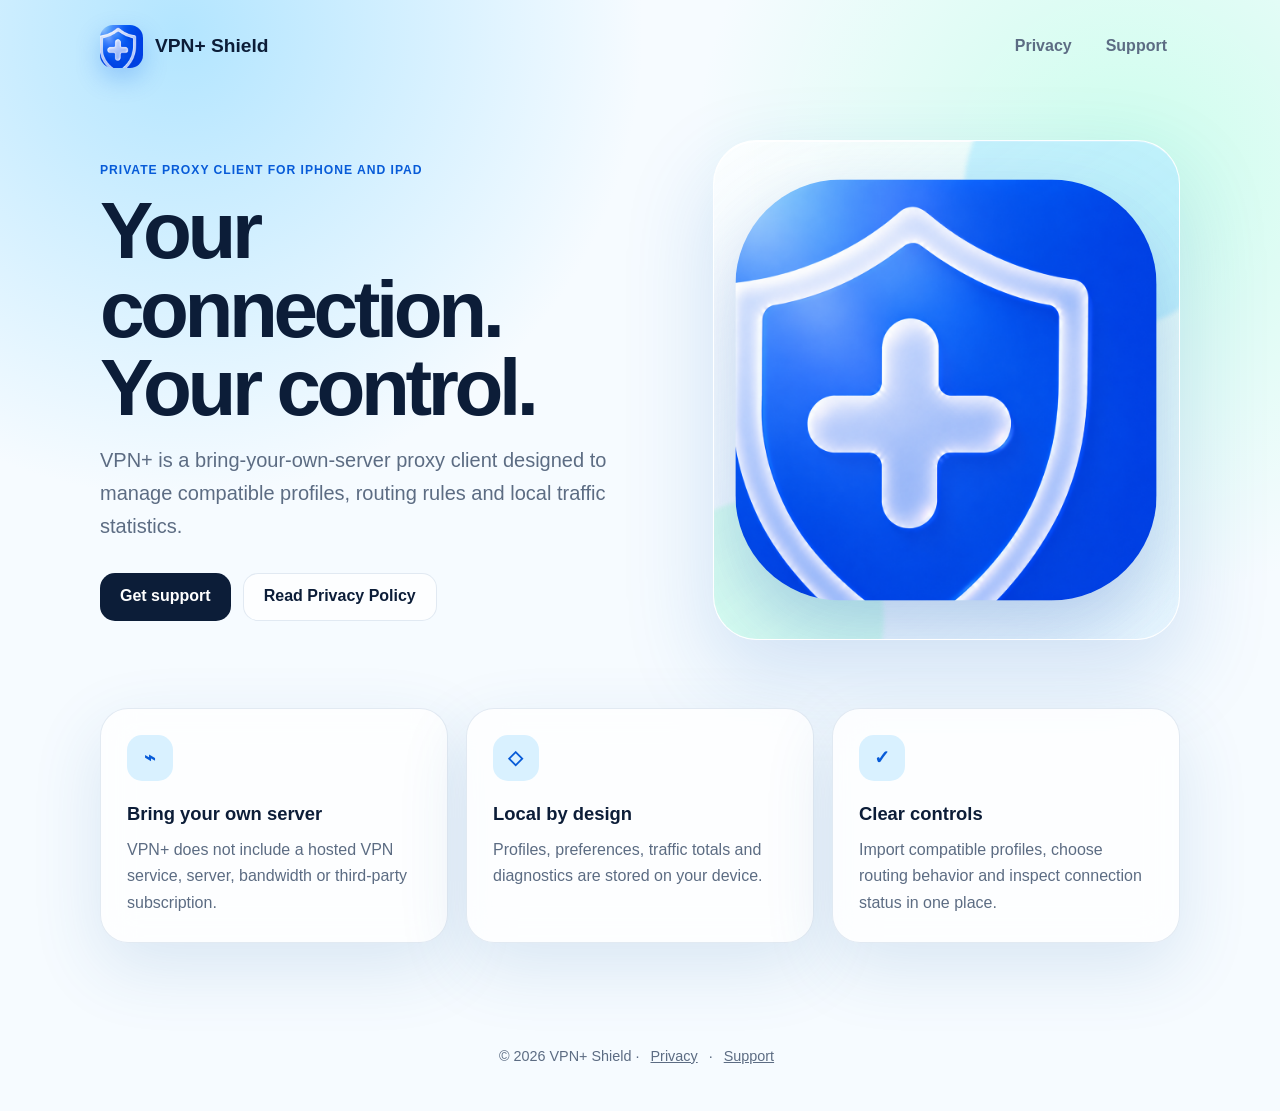
<file: index.html>
<!doctype html>
<html lang="en">
<head>
  <meta charset="utf-8"><meta name="viewport" content="width=device-width,initial-scale=1">
  <meta name="description" content="Official privacy and support pages for VPN+ Shield.">
  <title>VPN+ Shield — Privacy & Support</title>
  <link rel="stylesheet" href="assets/styles.css">
</head>
<body>
  <header class="shell nav">
    <a class="brand" href="index.html"><img class="brand-logo" src="assets/vpnplus-icon.png" alt="">VPN+ Shield</a>
    <nav class="nav-links" aria-label="Main navigation"><a href="privacy.html">Privacy</a><a href="support.html">Support</a></nav>
  </header>
  <main>
    <section class="shell hero hero-layout">
      <div class="hero-copy">
        <div class="eyebrow">Private proxy client for iPhone and iPad</div>
        <h1>Your connection.<br>Your control.</h1>
        <p class="lead">VPN+ is a bring-your-own-server proxy client designed to manage compatible profiles, routing rules and local traffic statistics.</p>
        <div class="actions"><a class="button" href="support.html">Get support</a><a class="button secondary" href="privacy.html">Read Privacy Policy</a></div>
      </div>
      <div class="logo-stage" aria-label="VPN+ application icon"><img class="hero-logo" src="assets/vpnplus-icon.png" alt="VPN+ shield logo"></div>
    </section>
    <section class="shell grid" aria-label="Product principles">
      <article class="card"><div class="card-icon">⌁</div><h2>Bring your own server</h2><p>VPN+ does not include a hosted VPN service, server, bandwidth or third-party subscription.</p></article>
      <article class="card"><div class="card-icon">◇</div><h2>Local by design</h2><p>Profiles, preferences, traffic totals and diagnostics are stored on your device.</p></article>
      <article class="card"><div class="card-icon">✓</div><h2>Clear controls</h2><p>Import compatible profiles, choose routing behavior and inspect connection status in one place.</p></article>
    </section>
  </main>
  <footer class="shell">© 2026 VPN+ Shield · <a href="privacy.html">Privacy</a> · <a href="support.html">Support</a></footer>
</body>
</html>
</file>
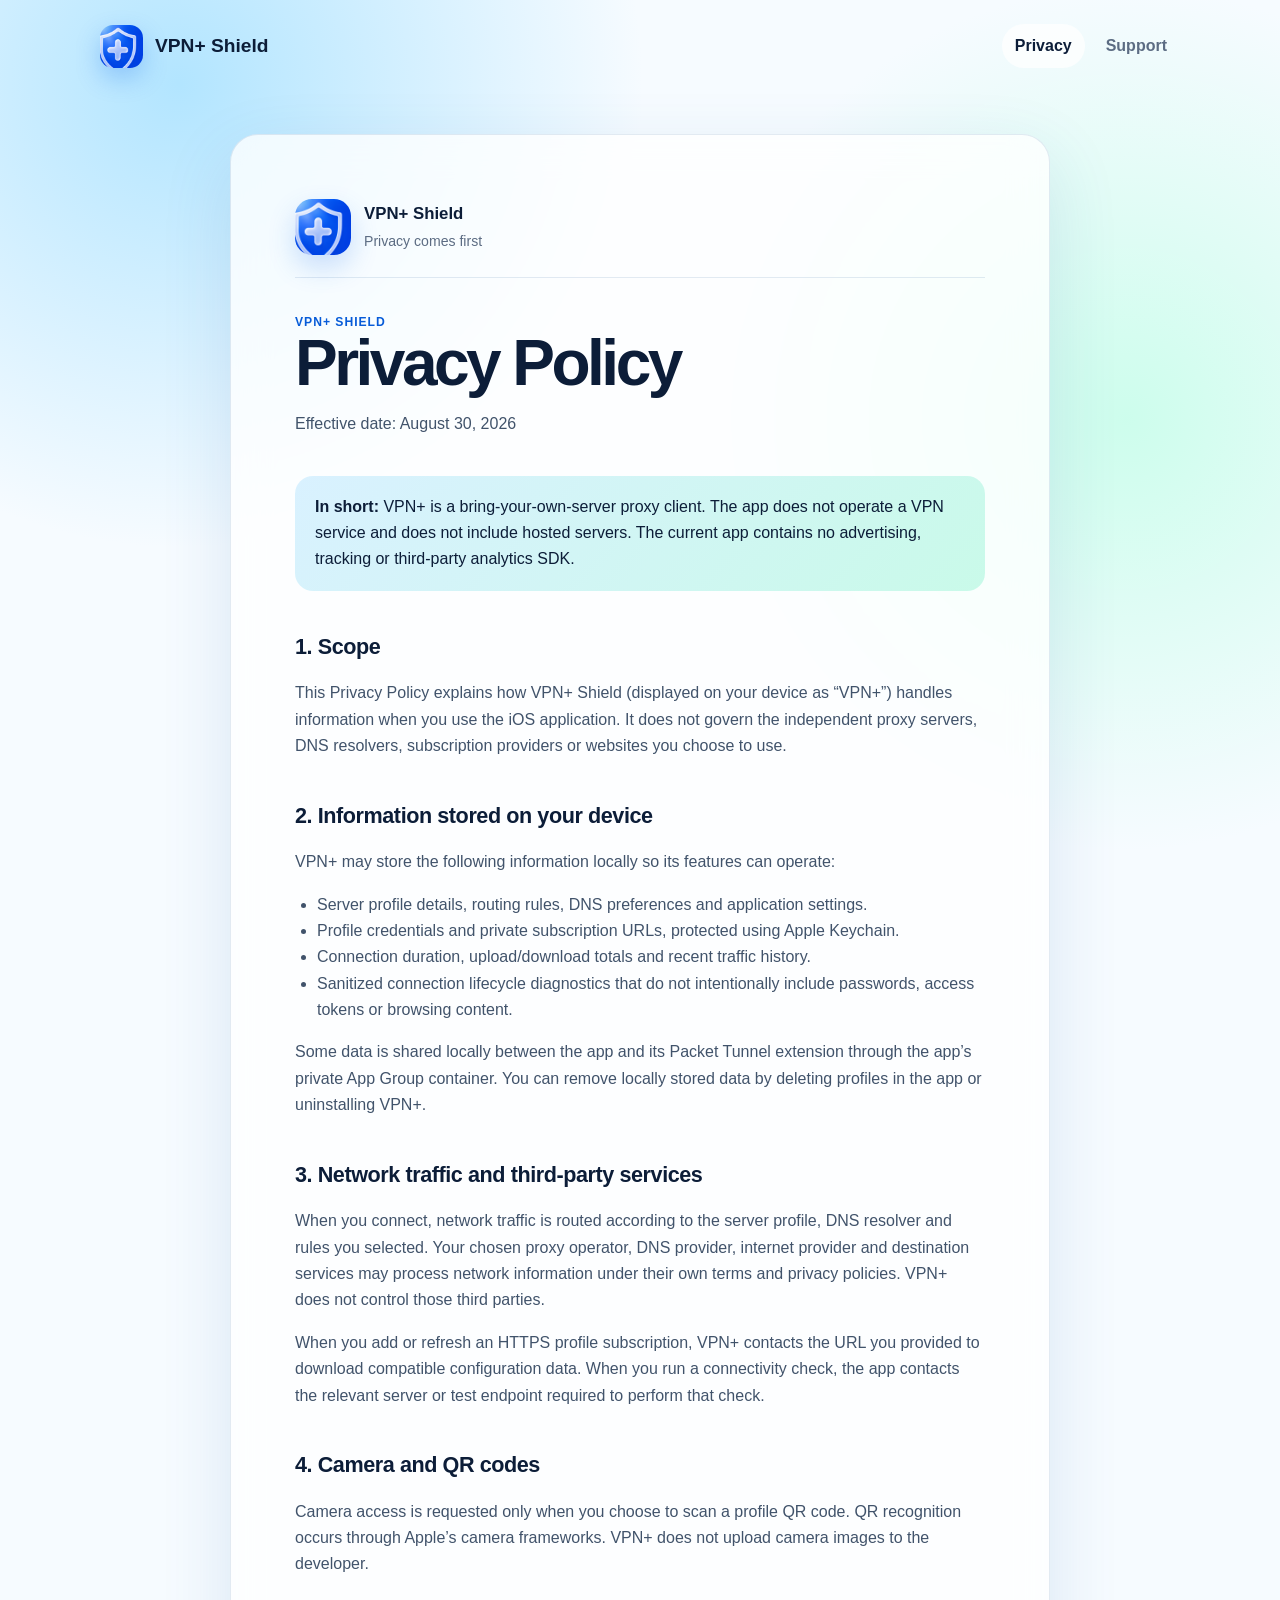
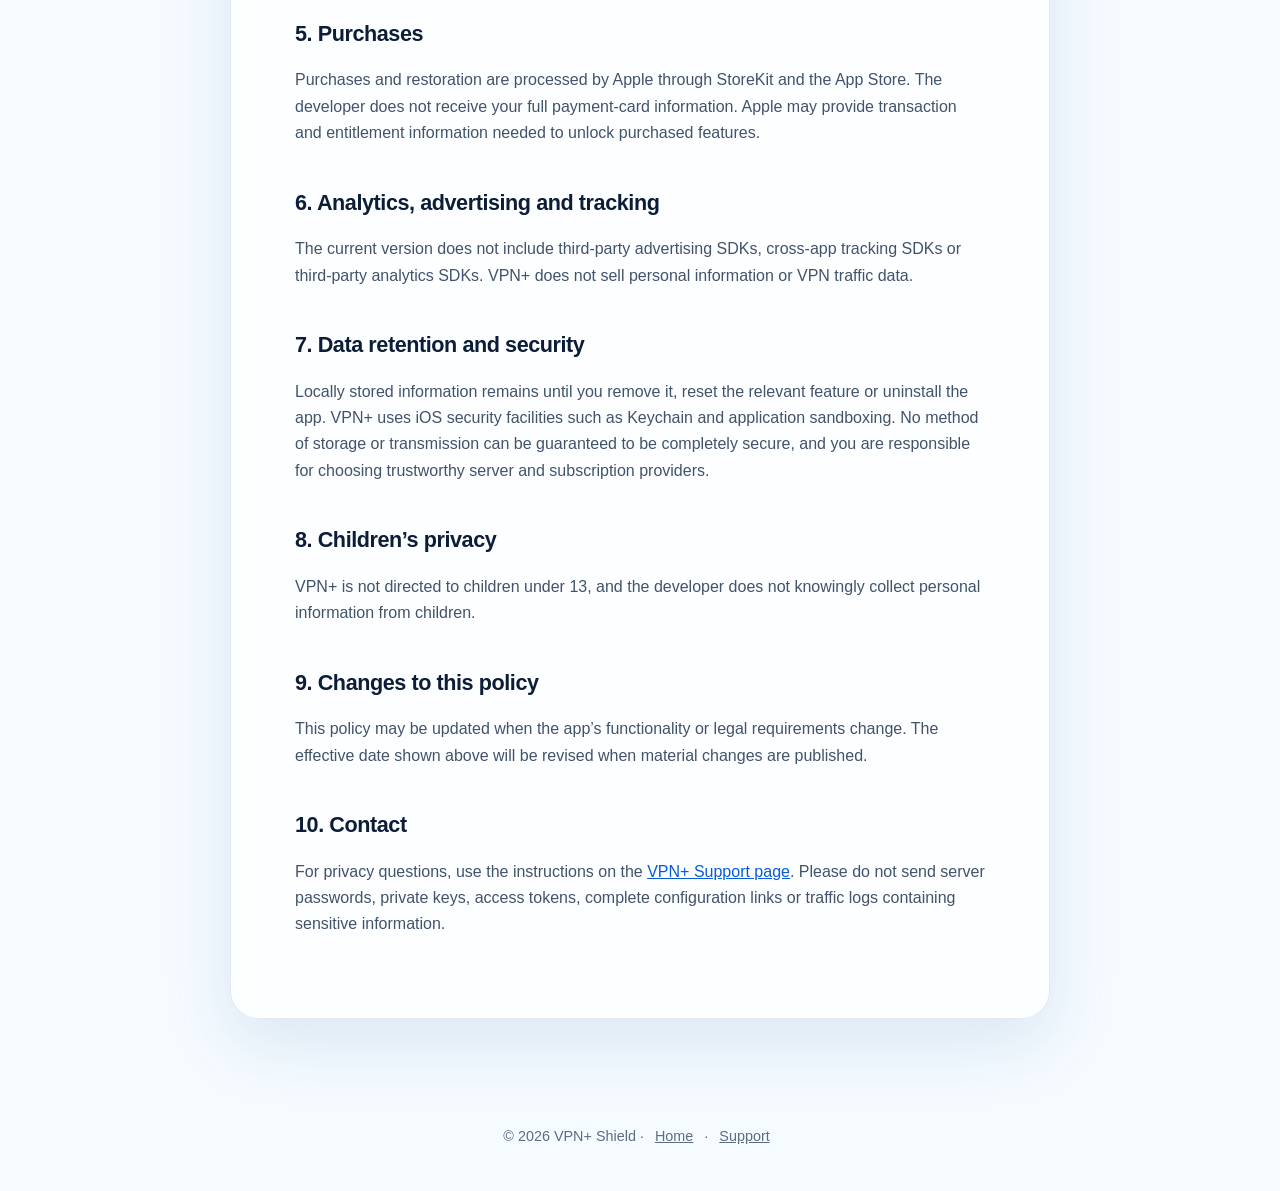
<file: privacy.html>
<!doctype html>
<html lang="en">
<head>
  <meta charset="utf-8"><meta name="viewport" content="width=device-width,initial-scale=1">
  <meta name="description" content="Privacy Policy for VPN+ Shield.">
  <title>Privacy Policy — VPN+ Shield</title>
  <link rel="stylesheet" href="assets/styles.css">
</head>
<body>
  <header class="shell nav">
    <a class="brand" href="index.html"><img class="brand-logo" src="assets/vpnplus-icon.png" alt="">VPN+ Shield</a>
    <nav class="nav-links" aria-label="Main navigation"><a aria-current="page" href="privacy.html">Privacy</a><a href="support.html">Support</a></nav>
  </header>
  <main class="shell">
    <article class="document">
      <div class="document-brand"><img src="assets/vpnplus-icon.png" alt="VPN+ logo"><div><strong>VPN+ Shield</strong><span>Privacy comes first</span></div></div>
      <div class="eyebrow">VPN+ Shield</div><h1>Privacy Policy</h1><p class="updated">Effective date: August 30, 2026</p>
      <div class="notice"><strong>In short:</strong> VPN+ is a bring-your-own-server proxy client. The app does not operate a VPN service and does not include hosted servers. The current app contains no advertising, tracking or third-party analytics SDK.</div>

      <h2>1. Scope</h2>
      <p>This Privacy Policy explains how VPN+ Shield (displayed on your device as “VPN+”) handles information when you use the iOS application. It does not govern the independent proxy servers, DNS resolvers, subscription providers or websites you choose to use.</p>

      <h2>2. Information stored on your device</h2>
      <p>VPN+ may store the following information locally so its features can operate:</p>
      <ul>
        <li>Server profile details, routing rules, DNS preferences and application settings.</li>
        <li>Profile credentials and private subscription URLs, protected using Apple Keychain.</li>
        <li>Connection duration, upload/download totals and recent traffic history.</li>
        <li>Sanitized connection lifecycle diagnostics that do not intentionally include passwords, access tokens or browsing content.</li>
      </ul>
      <p>Some data is shared locally between the app and its Packet Tunnel extension through the app’s private App Group container. You can remove locally stored data by deleting profiles in the app or uninstalling VPN+.</p>

      <h2>3. Network traffic and third-party services</h2>
      <p>When you connect, network traffic is routed according to the server profile, DNS resolver and rules you selected. Your chosen proxy operator, DNS provider, internet provider and destination services may process network information under their own terms and privacy policies. VPN+ does not control those third parties.</p>
      <p>When you add or refresh an HTTPS profile subscription, VPN+ contacts the URL you provided to download compatible configuration data. When you run a connectivity check, the app contacts the relevant server or test endpoint required to perform that check.</p>

      <h2>4. Camera and QR codes</h2>
      <p>Camera access is requested only when you choose to scan a profile QR code. QR recognition occurs through Apple’s camera frameworks. VPN+ does not upload camera images to the developer.</p>

      <h2>5. Purchases</h2>
      <p>Purchases and restoration are processed by Apple through StoreKit and the App Store. The developer does not receive your full payment-card information. Apple may provide transaction and entitlement information needed to unlock purchased features.</p>

      <h2>6. Analytics, advertising and tracking</h2>
      <p>The current version does not include third-party advertising SDKs, cross-app tracking SDKs or third-party analytics SDKs. VPN+ does not sell personal information or VPN traffic data.</p>

      <h2>7. Data retention and security</h2>
      <p>Locally stored information remains until you remove it, reset the relevant feature or uninstall the app. VPN+ uses iOS security facilities such as Keychain and application sandboxing. No method of storage or transmission can be guaranteed to be completely secure, and you are responsible for choosing trustworthy server and subscription providers.</p>

      <h2>8. Children’s privacy</h2>
      <p>VPN+ is not directed to children under 13, and the developer does not knowingly collect personal information from children.</p>

      <h2>9. Changes to this policy</h2>
      <p>This policy may be updated when the app’s functionality or legal requirements change. The effective date shown above will be revised when material changes are published.</p>

      <h2>10. Contact</h2>
      <p>For privacy questions, use the instructions on the <a href="support.html">VPN+ Support page</a>. Please do not send server passwords, private keys, access tokens, complete configuration links or traffic logs containing sensitive information.</p>
    </article>
  </main>
  <footer class="shell">© 2026 VPN+ Shield · <a href="index.html">Home</a> · <a href="support.html">Support</a></footer>
</body>
</html>
</file>
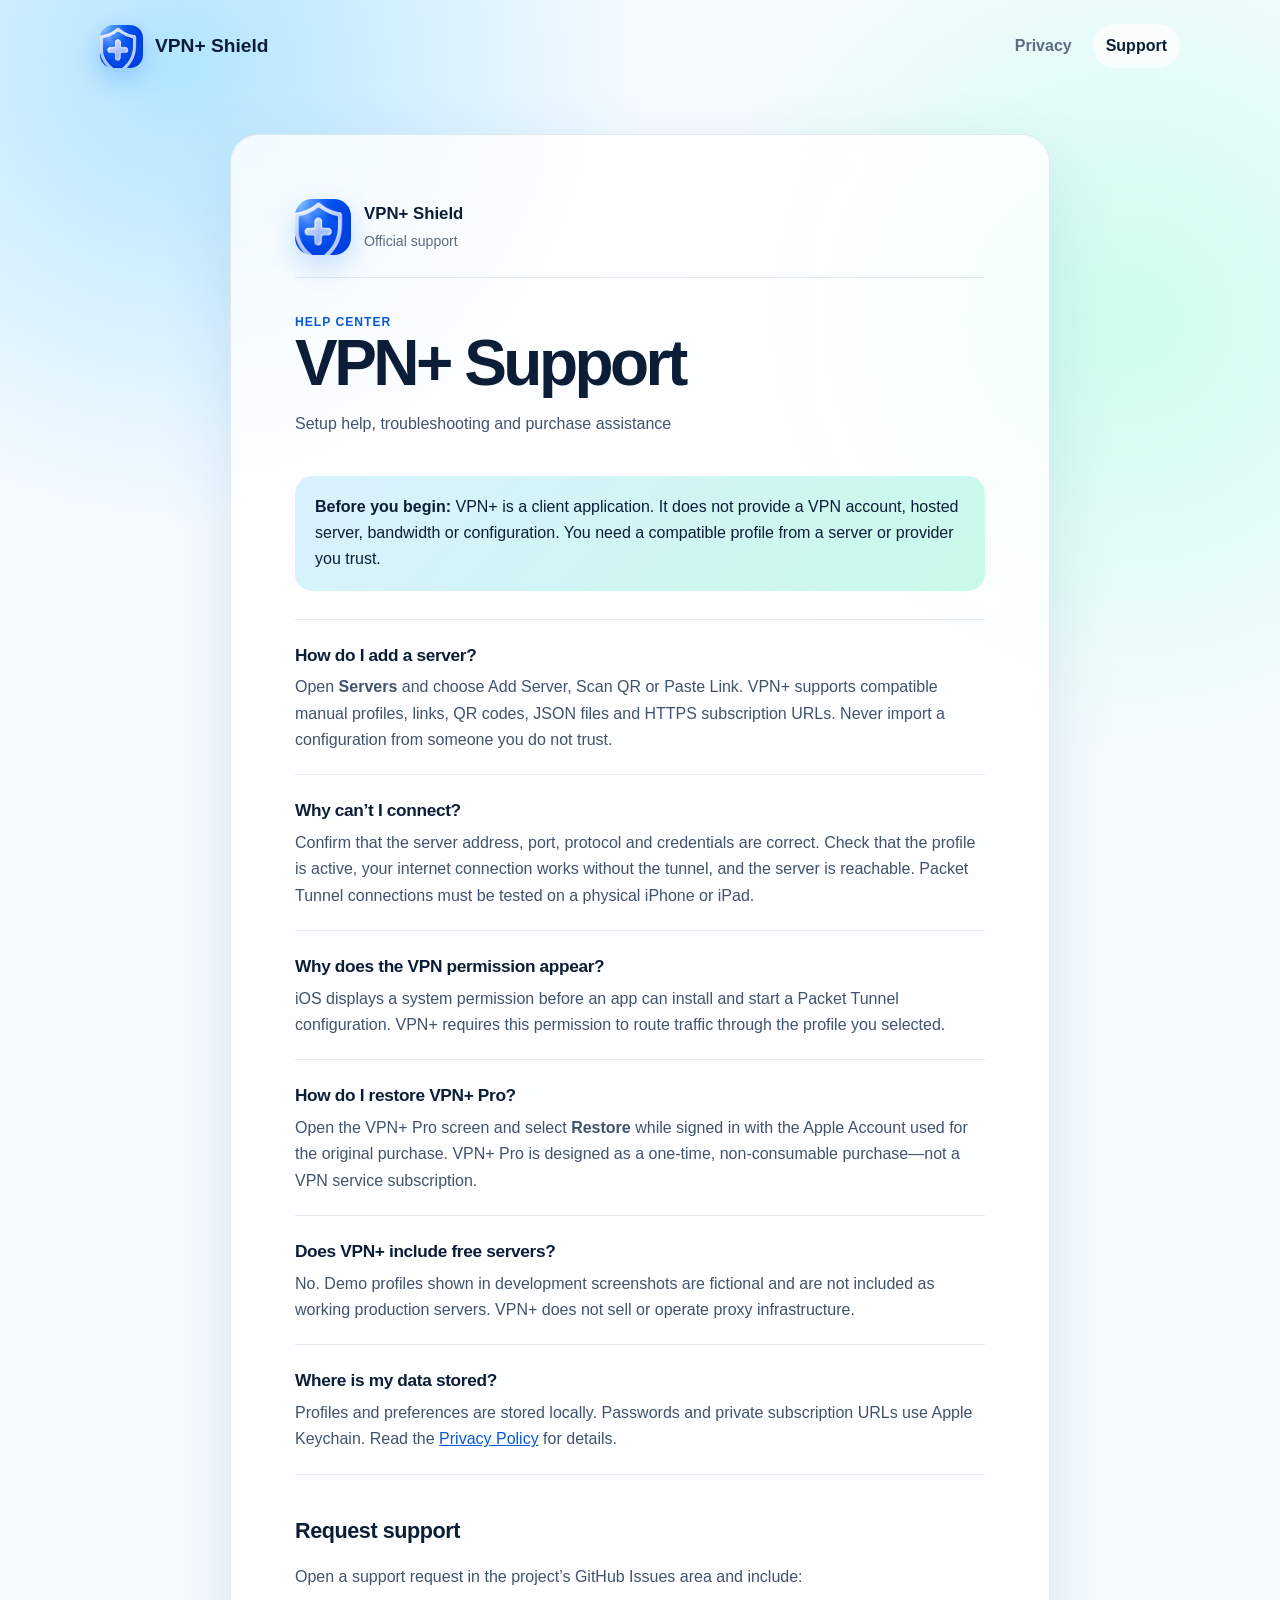
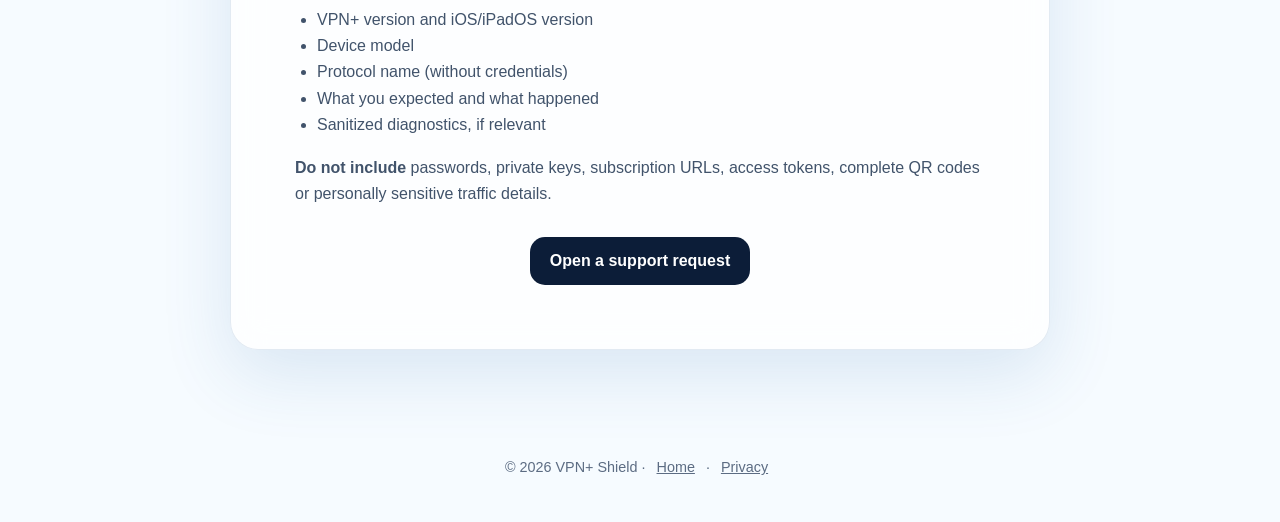
<file: support.html>
<!doctype html>
<html lang="en">
<head>
  <meta charset="utf-8"><meta name="viewport" content="width=device-width,initial-scale=1">
  <meta name="description" content="Help and support for VPN+ Shield.">
  <title>Support — VPN+ Shield</title>
  <link rel="stylesheet" href="assets/styles.css">
</head>
<body>
  <header class="shell nav">
    <a class="brand" href="index.html"><img class="brand-logo" src="assets/vpnplus-icon.png" alt="">VPN+ Shield</a>
    <nav class="nav-links" aria-label="Main navigation"><a href="privacy.html">Privacy</a><a aria-current="page" href="support.html">Support</a></nav>
  </header>
  <main class="shell">
    <article class="document">
      <div class="document-brand"><img src="assets/vpnplus-icon.png" alt="VPN+ logo"><div><strong>VPN+ Shield</strong><span>Official support</span></div></div>
      <div class="eyebrow">Help center</div><h1>VPN+ Support</h1><p class="updated">Setup help, troubleshooting and purchase assistance</p>
      <div class="notice"><strong>Before you begin:</strong> VPN+ is a client application. It does not provide a VPN account, hosted server, bandwidth or configuration. You need a compatible profile from a server or provider you trust.</div>

      <section class="faq"><h2>How do I add a server?</h2><p>Open <strong>Servers</strong> and choose Add Server, Scan QR or Paste Link. VPN+ supports compatible manual profiles, links, QR codes, JSON files and HTTPS subscription URLs. Never import a configuration from someone you do not trust.</p></section>
      <section class="faq"><h2>Why can’t I connect?</h2><p>Confirm that the server address, port, protocol and credentials are correct. Check that the profile is active, your internet connection works without the tunnel, and the server is reachable. Packet Tunnel connections must be tested on a physical iPhone or iPad.</p></section>
      <section class="faq"><h2>Why does the VPN permission appear?</h2><p>iOS displays a system permission before an app can install and start a Packet Tunnel configuration. VPN+ requires this permission to route traffic through the profile you selected.</p></section>
      <section class="faq"><h2>How do I restore VPN+ Pro?</h2><p>Open the VPN+ Pro screen and select <strong>Restore</strong> while signed in with the Apple Account used for the original purchase. VPN+ Pro is designed as a one-time, non-consumable purchase—not a VPN service subscription.</p></section>
      <section class="faq"><h2>Does VPN+ include free servers?</h2><p>No. Demo profiles shown in development screenshots are fictional and are not included as working production servers. VPN+ does not sell or operate proxy infrastructure.</p></section>
      <section class="faq"><h2>Where is my data stored?</h2><p>Profiles and preferences are stored locally. Passwords and private subscription URLs use Apple Keychain. Read the <a href="privacy.html">Privacy Policy</a> for details.</p></section>

      <h2>Request support</h2>
      <p>Open a support request in the project’s GitHub Issues area and include:</p>
      <ul><li>VPN+ version and iOS/iPadOS version</li><li>Device model</li><li>Protocol name (without credentials)</li><li>What you expected and what happened</li><li>Sanitized diagnostics, if relevant</li></ul>
      <p><strong>Do not include</strong> passwords, private keys, subscription URLs, access tokens, complete QR codes or personally sensitive traffic details.</p>
      <div class="actions"><a class="button" href="https://github.com/buraktahtacioglu/VPNPlus/issues/new" rel="noopener">Open a support request</a></div>
    </article>
  </main>
  <footer class="shell">© 2026 VPN+ Shield · <a href="index.html">Home</a> · <a href="privacy.html">Privacy</a></footer>
</body>
</html>
</file>
<file: assets/styles.css>
:root {
  color-scheme: light;
  --ink: #0c1d38;
  --muted: #5c6c83;
  --blue: #168df2;
  --blue-deep: #075bd8;
  --mint: #c9fae9;
  --sky: #d9f1ff;
  --surface: rgba(255, 255, 255, .78);
  --line: rgba(29, 87, 146, .12);
  --shadow: 0 24px 70px rgba(39, 105, 167, .14);
}

* { box-sizing: border-box; }
html { scroll-behavior: smooth; }
body {
  margin: 0;
  min-height: 100vh;
  color: var(--ink);
  font-family: -apple-system, BlinkMacSystemFont, "SF Pro Display", "Segoe UI", sans-serif;
  background:
    radial-gradient(circle at 14% 3%, rgba(157, 222, 255, .76), transparent 29rem),
    radial-gradient(circle at 88% 15%, rgba(180, 255, 225, .62), transparent 27rem),
    #f6fbff;
  line-height: 1.65;
}

a { color: var(--blue-deep); }
.shell { width: min(1080px, calc(100% - 40px)); margin: 0 auto; }
.nav {
  display: flex; align-items: center; justify-content: space-between;
  padding: 24px 0;
}
.brand { display: flex; align-items: center; gap: 12px; color: var(--ink); text-decoration: none; font-weight: 800; font-size: 1.2rem; }
.brand-logo { width: 43px; height: 43px; border-radius: 13px; object-fit: cover; box-shadow: 0 10px 25px rgba(8, 101, 236, .25); }
.nav-links { display: flex; gap: 8px; }
.nav-links a { color: var(--muted); text-decoration: none; font-weight: 650; padding: 9px 13px; border-radius: 999px; }
.nav-links a:hover, .nav-links a[aria-current="page"] { color: var(--ink); background: rgba(255,255,255,.75); }

.hero { padding: 48px 0 68px; text-align: center; }
.hero-layout { display: grid; grid-template-columns: minmax(0, 1.08fr) minmax(310px, .92fr); align-items: center; gap: 64px; text-align: left; }
.hero-copy h1 { margin-left: 0; }
.hero-copy .lead { margin-left: 0; }
.hero-copy .actions { justify-content: flex-start; }
.logo-stage {
  position: relative; min-height: 500px; display: grid; place-items: center; overflow: hidden;
  border: 1px solid rgba(255,255,255,.9); border-radius: 44px;
  background: linear-gradient(145deg, rgba(255,255,255,.7), rgba(207,239,255,.38));
  box-shadow: 0 34px 90px rgba(27, 108, 192, .18), inset 0 1px 0 white;
  backdrop-filter: blur(24px); -webkit-backdrop-filter: blur(24px);
}
.logo-stage::before, .logo-stage::after { content: ""; position: absolute; border-radius: 999px; filter: blur(2px); }
.logo-stage::before { width: 280px; height: 280px; top: -90px; right: -65px; background: rgba(142, 225, 255, .43); }
.logo-stage::after { width: 240px; height: 240px; bottom: -100px; left: -70px; background: rgba(172, 255, 218, .4); }
.hero-logo { position: relative; z-index: 1; width: min(390px, 112%); max-width: none; border-radius: 25%; filter: drop-shadow(0 30px 35px rgba(10, 71, 178, .25)); transform: scale(1.08); }
.eyebrow { color: var(--blue-deep); font-weight: 750; letter-spacing: .08em; text-transform: uppercase; font-size: .76rem; }
h1 { margin: 12px auto 16px; max-width: 820px; font-size: clamp(2.7rem, 7vw, 5rem); line-height: .98; letter-spacing: -.055em; }
.lead { max-width: 690px; margin: 0 auto; color: var(--muted); font-size: clamp(1.05rem, 2vw, 1.25rem); }
.actions { margin-top: 30px; display: flex; justify-content: center; gap: 12px; flex-wrap: wrap; }
.button { display: inline-flex; align-items: center; justify-content: center; min-height: 48px; padding: 0 20px; border-radius: 15px; text-decoration: none; font-weight: 750; background: var(--ink); color: white; }
.button.secondary { background: rgba(255,255,255,.75); color: var(--ink); border: 1px solid var(--line); }

.grid { display: grid; grid-template-columns: repeat(3, 1fr); gap: 18px; padding-bottom: 76px; }
.card, .document {
  border: 1px solid var(--line); background: var(--surface); backdrop-filter: blur(18px);
  -webkit-backdrop-filter: blur(18px); box-shadow: var(--shadow); border-radius: 28px;
}
.card { padding: 26px; }
.card-icon { display: grid; place-items: center; width: 46px; height: 46px; margin-bottom: 18px; border-radius: 15px; background: var(--sky); color: var(--blue-deep); font-size: 1.2rem; font-weight: 850; }
.card h2 { margin: 0 0 7px; font-size: 1.15rem; }
.card p { margin: 0; color: var(--muted); }

.document { max-width: 820px; margin: 42px auto 80px; padding: clamp(26px, 6vw, 64px); }
.document-brand { display: flex; align-items: center; gap: 13px; margin-bottom: 34px; padding-bottom: 22px; border-bottom: 1px solid var(--line); }
.document-brand img { width: 56px; height: 56px; object-fit: cover; border-radius: 17px; box-shadow: 0 12px 28px rgba(8, 101, 236, .2); }
.document-brand strong { display: block; font-size: 1.05rem; }
.document-brand span { color: var(--muted); font-size: .88rem; }
.document h1 { margin: 0 0 12px; font-size: clamp(2.4rem, 6vw, 4rem); }
.updated { color: var(--muted); margin-bottom: 38px; }
.document h2 { margin: 38px 0 8px; font-size: 1.35rem; letter-spacing: -.02em; }
.document h3 { margin: 25px 0 5px; font-size: 1rem; }
.document p, .document li { color: #41536b; }
.document ul { padding-left: 22px; }
.notice { margin: 28px 0; padding: 18px 20px; border-radius: 18px; background: linear-gradient(135deg, var(--sky), var(--mint)); color: var(--ink); }
.faq { border-top: 1px solid var(--line); padding: 21px 0; }
.faq:last-of-type { border-bottom: 1px solid var(--line); }
.faq h2 { margin: 0 0 5px; font-size: 1.08rem; }
.faq p { margin: 0; }
footer { padding: 26px 0 42px; text-align: center; color: var(--muted); font-size: .9rem; }
footer a { color: inherit; margin: 0 7px; }

@media (max-width: 760px) {
  .shell { width: min(100% - 28px, 1080px); }
  .nav { align-items: flex-start; }
  .nav-links { flex-direction: column; align-items: flex-end; gap: 0; }
  .nav-links a { padding: 5px 9px; }
  .hero { padding: 48px 0 42px; }
  .hero-layout { grid-template-columns: 1fr; gap: 34px; text-align: center; }
  .hero-copy .lead { margin-left: auto; }
  .hero-copy .actions { justify-content: center; }
  .logo-stage { min-height: 340px; border-radius: 32px; }
  .hero-logo { width: min(330px, 105%); }
  .grid { grid-template-columns: 1fr; }
  .document { margin-top: 18px; border-radius: 23px; }
}
</file>
